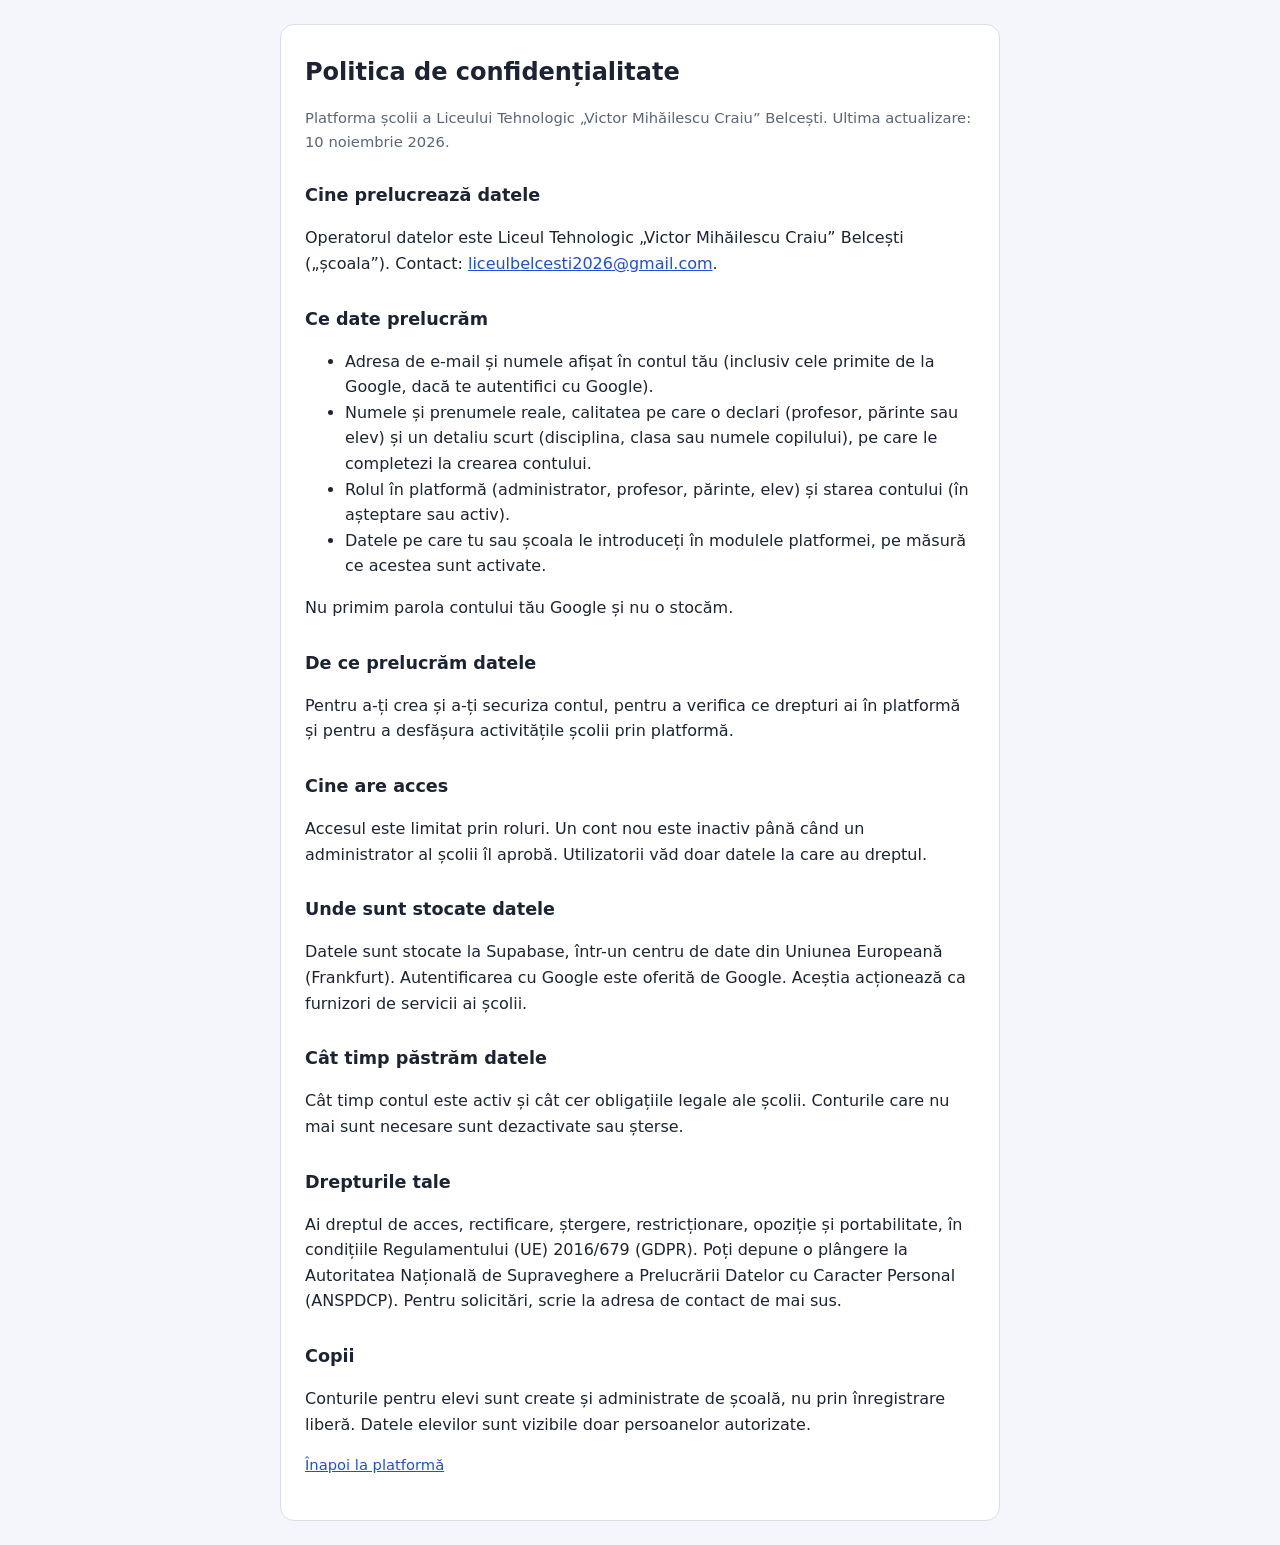
<file: confidentialitate.html>
<!DOCTYPE html>
<html lang="ro">
<head>
  <meta charset="UTF-8">
  <meta name="viewport" content="width=device-width, initial-scale=1">
  <title>Politica de confidențialitate</title>
  <style>
    :root { --bg:#f4f6fb; --card:#fff; --text:#1c2333; --muted:#5b6478; --accent:#1f4fd8; --line:#d9deea; }
    @media (prefers-color-scheme: dark) {
      :root { --bg:#12151d; --card:#1b2030; --text:#eef1f8; --muted:#9aa3b8; --accent:#6c8cff; --line:#2c3347; }
    }
    * { box-sizing: border-box; }
    body { margin:0; padding:24px 16px; background:var(--bg); color:var(--text);
           font:16px/1.6 system-ui, -apple-system, "Segoe UI", sans-serif; }
    main { max-width:720px; margin:0 auto; background:var(--card); border:1px solid var(--line);
           border-radius:14px; padding:28px 24px; }
    h1 { font-size:1.5rem; margin:0 0 4px; }
    h2 { font-size:1.1rem; margin:28px 0 6px; }
    p, li { color:var(--text); }
    .nota { color:var(--muted); font-size:.92rem; }
    a { color:var(--accent); }
  </style>
</head>
<body>
<main>
  <h1>Politica de confidențialitate</h1>
  <p class="nota">Platforma școlii a Liceului Tehnologic „Victor Mihăilescu Craiu” Belcești. Ultima actualizare: 10 noiembrie 2026.</p>

  <h2>Cine prelucrează datele</h2>
  <p>Operatorul datelor este Liceul Tehnologic „Victor Mihăilescu Craiu” Belcești („școala”). Contact: <a href="mailto:liceulbelcesti2026@gmail.com">liceulbelcesti2026@gmail.com</a>.</p>

  <h2>Ce date prelucrăm</h2>
  <ul>
    <li>Adresa de e-mail și numele afișat în contul tău (inclusiv cele primite de la Google, dacă te autentifici cu Google).</li>
    <li>Numele și prenumele reale, calitatea pe care o declari (profesor, părinte sau elev) și un detaliu scurt (disciplina, clasa sau numele copilului), pe care le completezi la crearea contului.</li>
    <li>Rolul în platformă (administrator, profesor, părinte, elev) și starea contului (în așteptare sau activ).</li>
    <li>Datele pe care tu sau școala le introduceți în modulele platformei, pe măsură ce acestea sunt activate.</li>
  </ul>
  <p>Nu primim parola contului tău Google și nu o stocăm.</p>

  <h2>De ce prelucrăm datele</h2>
  <p>Pentru a-ți crea și a-ți securiza contul, pentru a verifica ce drepturi ai în platformă și pentru a desfășura activitățile școlii prin platformă.</p>

  <h2>Cine are acces</h2>
  <p>Accesul este limitat prin roluri. Un cont nou este inactiv până când un administrator al școlii îl aprobă. Utilizatorii văd doar datele la care au dreptul.</p>

  <h2>Unde sunt stocate datele</h2>
  <p>Datele sunt stocate la Supabase, într-un centru de date din Uniunea Europeană (Frankfurt). Autentificarea cu Google este oferită de Google. Aceștia acționează ca furnizori de servicii ai școlii.</p>

  <h2>Cât timp păstrăm datele</h2>
  <p>Cât timp contul este activ și cât cer obligațiile legale ale școlii. Conturile care nu mai sunt necesare sunt dezactivate sau șterse.</p>

  <h2>Drepturile tale</h2>
  <p>Ai dreptul de acces, rectificare, ștergere, restricționare, opoziție și portabilitate, în condițiile Regulamentului (UE) 2016/679 (GDPR). Poți depune o plângere la Autoritatea Națională de Supraveghere a Prelucrării Datelor cu Caracter Personal (ANSPDCP). Pentru solicitări, scrie la adresa de contact de mai sus.</p>

  <h2>Copii</h2>
  <p>Conturile pentru elevi sunt create și administrate de școală, nu prin înregistrare liberă. Datele elevilor sunt vizibile doar persoanelor autorizate.</p>

  <p class="nota"><a href="./">Înapoi la platformă</a></p>
</main>
</body>
</html>
</file>
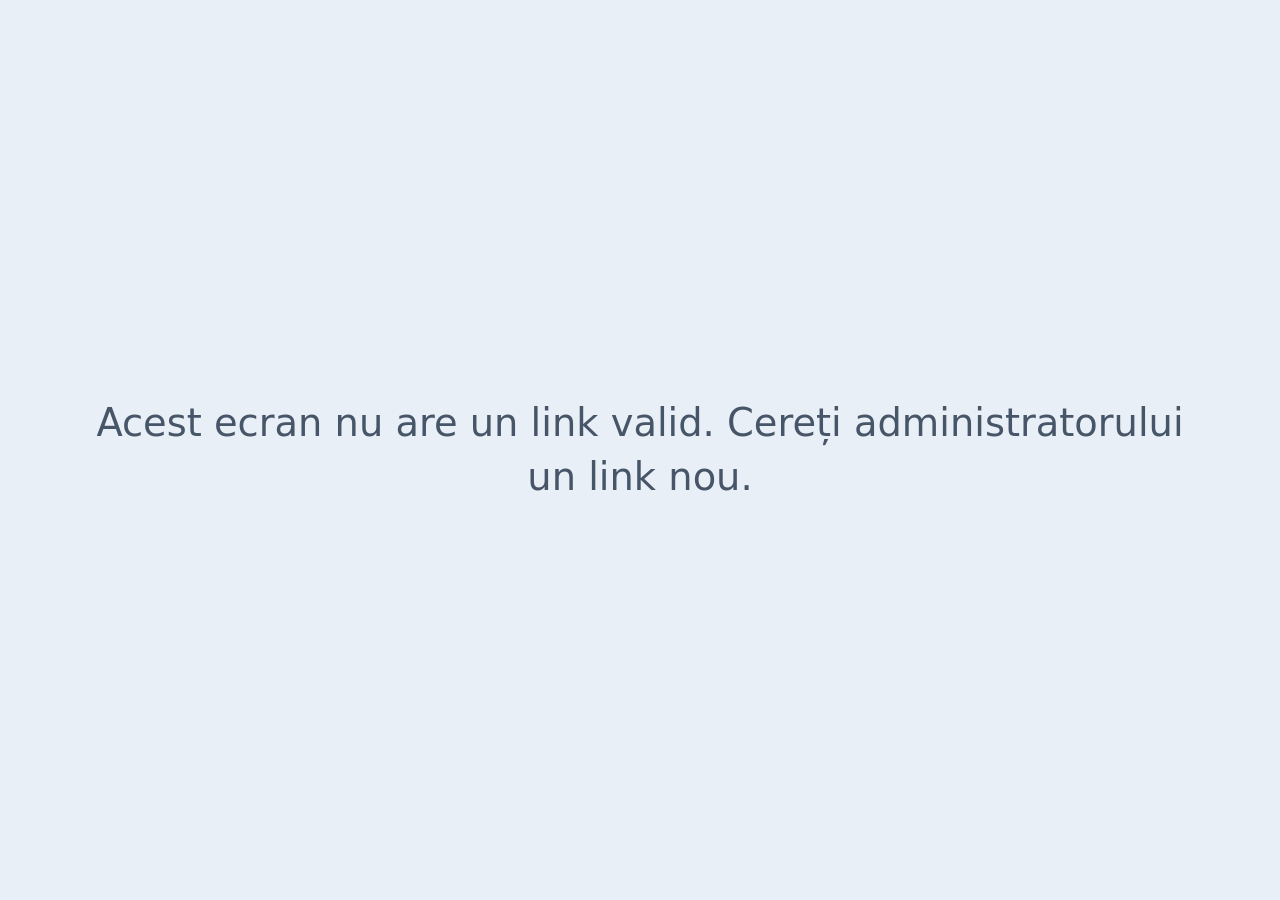
<file: ecran.html>
<!DOCTYPE html>
<html lang="ro">
<head>
<meta charset="utf-8">
<meta name="viewport" content="width=device-width, initial-scale=1">
<meta name="robots" content="noindex, nofollow">
<meta name="referrer" content="no-referrer">
<title>Ecran cancelarie</title>
<style>
  :root { --fond:#e9eff6; --card:#ffffff; --text:#0f172a; --estompat:#475569; --linie:#d3dce8; --alerta:#b91c1c; --acum:#16a34a; --urm:#f59e0b; --apoi:#2563eb; --trecut:#64748b; --anunt:#ea580c; }
  * { box-sizing: border-box; }
  html, body { margin:0; height:100%; background:var(--fond); color:var(--text); font-family: system-ui, -apple-system, "Segoe UI", Roboto, Arial, sans-serif; cursor:none; overflow:hidden; }
  .ecran { height:100vh; display:grid; grid-template-rows:auto minmax(0,1fr) auto; padding:2vh 1.8vw; gap:1.6vh; }
  .antet { display:flex; justify-content:space-between; align-items:center; gap:2vw; background:linear-gradient(90deg,#1e3a8a 0%,#2563eb 55%,#0d9488 100%); color:#fff; border-radius:1.2vw; padding:1.3vh 1.8vw; box-shadow:0 .5vh 1.2vh rgba(30,58,138,.25); }
  .antet .stanga { flex:1; min-width:0; }
  .antet .scoala { display:block; font-size:clamp(14px,1.6vw,30px); font-weight:600; opacity:.95; }
  .antet .ceas { font-size:clamp(30px,4.4vw,84px); font-weight:800; font-variant-numeric:tabular-nums; letter-spacing:.02em; line-height:1; text-shadow:0 .3vh .8vh rgba(0,0,0,.25); }
  .antet .sediu { font-size:clamp(20px,2.7vw,52px); font-weight:800; letter-spacing:.02em; background:rgba(255,255,255,.2); border-radius:1vw; padding:.3vh 1.4vw; white-space:nowrap; }
  .corp { display:grid; grid-template-columns:1.75fr 1fr; gap:1.8vw; min-height:0; }
  .corp.singur { grid-template-columns:1fr; }
  .serviciu { display:flex; flex-direction:column; gap:1.3vh; min-height:0; overflow:hidden; }
  .sectiune { font-size:clamp(15px,1.7vw,32px); font-weight:800; color:var(--estompat); text-transform:uppercase; letter-spacing:.08em; margin:0; }

  /* Banda cu starea pauzei */
  .banda { display:flex; align-items:center; justify-content:space-between; gap:1.5vw; border-radius:1.1vw; padding:1vh 1.6vw; color:#fff; background:var(--culoare); }
  .banda .stare-pauza { font-size:clamp(19px,2.3vw,44px); font-weight:800; text-transform:uppercase; letter-spacing:.03em; }
  .banda .ora-pauza { font-size:clamp(17px,2vw,38px); font-weight:700; background:rgba(255,255,255,.22); border-radius:.9vw; padding:.2vh 1.1vw; white-space:nowrap; }
  .c-acum { --culoare:var(--acum); } .c-urm { --culoare:var(--urm); } .c-apoi { --culoare:var(--apoi); } .c-trecut { --culoare:var(--trecut); }
  .c-urm .banda { color:#2a1800; } .c-urm .banda .ora-pauza { background:rgba(42,24,0,.13); }
  .mare { display:flex; flex-direction:column; gap:1.2vh; flex:1 1 auto; min-height:0; }
  .cartonase { display:grid; gap:1.2vw; align-items:stretch; flex:1 1 auto; min-height:0; grid-auto-rows:minmax(0,1fr); }

  /* Cartonașe pe corp */
  .carton { background:var(--card); border-radius:1.1vw; overflow:hidden; box-shadow:0 .4vh 1vh rgba(15,23,42,.12); border:.25vw solid var(--k); min-width:0; }
  .carton h3 { margin:0; padding:.8vh 1.2vw; background:var(--k); color:#fff; font-size:clamp(18px,2.1vw,40px); font-weight:800; text-transform:uppercase; letter-spacing:.05em; }
  .carton .continut { padding:1vh 1.2vw 1.2vh; display:flex; flex-direction:column; justify-content:center; gap:1.6vh; }
  .cartonase .carton { display:flex; flex-direction:column; }
  .cartonase .carton .continut { flex:1; }
  .k0 { --k:#2563eb; --kd:#dbeafe; } .k1 { --k:#7c3aed; --kd:#ede9fe; } .k2 { --k:#0d9488; --kd:#ccfbf1; } .k3 { --k:#db2777; --kd:#fce7f3; } .k4 { --k:#ea580c; --kd:#ffedd5; }
  .rand { display:flex; gap:.9vw; align-items:center; font-size:clamp(19px,2.15vw,41px); line-height:1.12; }
  .cartonase.medii .rand { font-size:clamp(21px,2.4vw,46px); }
  .corp.singur .cartonase.medii .rand { font-size:clamp(22px,2.9vw,56px); }
  .cartonase.mari .rand { font-size:clamp(22px,2.9vw,56px); }
  .corp.singur .cartonase.mari .rand { font-size:clamp(24px,3.5vw,68px); }
  .corp .cartonase.unul .rand { font-size:clamp(26px,3.9vw,76px); }
  .corp .cartonase.unul.medii .rand { font-size:clamp(24px,3.4vw,66px); }
  .corp.singur .cartonase.unul .rand { font-size:clamp(28px,4.4vw,84px); }
  .corp .cartonase.unul .rand .loc { font-size:.5em; }
  .rand .loc { flex:0 0 auto; min-width:4.2em; text-align:center; background:var(--kd); color:var(--k); border-radius:.7vw; padding:.15vh .7vw; font-size:.62em; font-weight:800; }
  .rand .loc.larg { min-width:7em; }
  .rand .nume { font-weight:700; min-width:0; }
  .rand .nota { display:block; color:var(--estompat); font-size:.55em; font-weight:500; line-height:1.2; }
  .rand .interval { color:var(--estompat); font-size:.58em; font-weight:500; margin-left:.6em; }
  .rand.lipsa { background:#fee2e2; border-radius:.7vw; padding:.4vh .8vw; margin:0 -.5vw; }
  .rand.lipsa .nume { color:var(--alerta); }
  .rand.lipsa .nota { color:#991b1b; }

  /* Banda de jos: au fost / urmează */
  .banda-jos { display:grid; grid-template-columns:repeat(var(--n,2),1fr); gap:1.2vw; }
  .mic { display:flex; background:var(--card); border-radius:.9vw; overflow:hidden; box-shadow:0 .3vh .8vh rgba(15,23,42,.1); border:.2vw solid var(--culoare); min-width:0; }
  .mic .cap { flex:0 0 auto; background:var(--culoare); color:#fff; padding:.5vh .9vw; display:flex; flex-direction:column; justify-content:center; gap:.1vh; min-width:10.5vw; }
  .mic.c-urm .cap { color:#2a1800; }
  .mic .cap .t { font-size:clamp(14px,1.5vw,28px); font-weight:800; text-transform:uppercase; letter-spacing:.03em; }
  .mic .cap .o { font-size:clamp(11px,1.1vw,21px); font-weight:700; line-height:1.15; }
  .mic .cont { flex:1; min-width:0; display:flex; flex-direction:column; justify-content:center; }
  .mic .corp-linie { padding:.3vh .9vw; font-size:clamp(12px,1.25vw,24px); line-height:1.2; border-top:1px solid var(--linie); }
  .mic .corp-linie:first-child { border-top:0; }
  .mic .corp-linie b { color:var(--estompat); text-transform:uppercase; letter-spacing:.04em; margin-right:.5em; font-size:.9em; }
  .mic .corp-linie .p { font-weight:700; }
  .mic.c-trecut .corp-linie .p { font-weight:500; color:var(--estompat); }
  .mic .corp-linie .n { color:var(--estompat); font-size:.85em; }
  .mic .corp-linie .lipsa { color:var(--alerta); font-weight:800; }
  .zi-et { align-self:flex-start; font-size:clamp(18px,2vw,38px); font-weight:800; color:#fff; background:#475569; border-radius:1vw; padding:.5vh 1.4vw; margin:0; }
  .gol { color:var(--estompat); font-size:clamp(18px,2vw,38px); font-weight:600; background:var(--card); border-radius:1.1vw; padding:2vh 1.6vw; box-shadow:0 .3vh .8vh rgba(15,23,42,.08); margin:0; }

  /* Învățători */
  .invatatori { margin-top:0; flex:0 0 auto; --k:#0369a1; --kd:#e0f2fe; }
  .invatatori .carton { border-color:var(--k); }
  .invatatori h3 { font-size:clamp(16px,1.8vw,34px); padding:.5vh 1.2vw; }
  .invatatori .continut { flex-direction:row; flex-wrap:wrap; justify-content:flex-start; align-items:center; gap:.8vh 2.4vw; padding:.9vh 1.2vw; }
  .invatatori .rand { font-size:clamp(17px,1.8vw,34px); }

  /* Anunțuri */
  .anunturi { display:flex; flex-direction:column; gap:1.6vh; min-height:0; overflow:hidden; }
  .anunturi .sectiune { color:var(--anunt); }
  .anunt { background:#fff7ed; border:.25vw solid var(--anunt); border-radius:1.1vw; padding:1.1vh 1.2vw 1.3vh; box-shadow:0 .4vh 1vh rgba(234,88,12,.2); flex:0 0 auto; }
  .anunt h3 { margin:0 0 .4vh; font-size:clamp(19px,2.05vw,39px); line-height:1.12; color:#7c2d12; }
  .anunt .data { display:inline-block; background:var(--anunt); color:#fff; border-radius:.7vw; padding:.1vh .8vw; font-size:clamp(13px,1.2vw,23px); font-weight:700; margin-bottom:.6vh; }
  .anunt p { margin:0; font-size:clamp(15px,1.55vw,30px); line-height:1.25; color:#431407; white-space:pre-line; display:-webkit-box; -webkit-line-clamp:3; -webkit-box-orient:vertical; overflow:hidden; }
  .antet-anunturi { display:flex; justify-content:space-between; align-items:center; }
  .pagina { background:var(--anunt); color:#fff; border-radius:.8vw; padding:.1vh 1vw; font-size:clamp(13px,1.3vw,25px); font-weight:700; }

  .mesaj { height:100vh; display:flex; align-items:center; justify-content:center; text-align:center; padding:6vw; font-size:clamp(20px,3vw,56px); color:var(--estompat); line-height:1.4; }
  .stare { display:block; font-size:clamp(11px,1vw,18px); font-weight:500; opacity:.8; margin-top:.3vh; }
  .stare.veche { color:#fecaca; opacity:1; font-weight:800; }
</style>
</head>
<body>
<div id="radacina"></div>
<script>
(function () {
  "use strict";
  var ADRESA = "https://wbaymyupnejkyltvfvam.supabase.co/functions/v1/ecran-cancelarie";
  var radacina = document.getElementById("radacina");
  var date = null, primitLa = 0, decalaj = 0, ultimaReusita = 0;

  // Linkul secret este în partea de după # (nu ajunge la server în adresă); se păstrează și în browser, ca ecranul să repornească singur
  function citesteToken() {
    var h = (location.hash || "").replace(/^#/, "").trim().toLowerCase();
    if (/^[0-9a-f]{48}$/.test(h)) { try { localStorage.setItem("ecran_t", h); } catch (e) {} return h; }
    try { var s = localStorage.getItem("ecran_t"); if (s && /^[0-9a-f]{48}$/.test(s)) return s; } catch (e) {}
    return "";
  }
  var token = citesteToken();

  function el(tag, cls, text) { var e = document.createElement(tag); if (cls) e.className = cls; if (text != null) e.textContent = text; return e; }
  function ora(m) { return String(Math.floor(m / 60)).padStart(2, "0") + ":" + String(m % 60).padStart(2, "0"); }
  function hm(m) { return Math.floor(m / 60) + ":" + String(m % 60).padStart(2, "0"); }
  var startPauza = function (k) { return 480 + (k - 1) * 60 + 50; }; // pauza k este între ora k și ora k+1, durează 10 minute

  function mesaj(text) { radacina.textContent = ""; radacina.appendChild(el("div", "mesaj", text)); }

  // minutul curent al zilei, după ceasul serverului (televizorul poate avea ceasul greșit)
  function minutAcum() {
    if (!date) return 0;
    var trecut = Math.floor((Date.now() - primitLa) / 60000);
    return Math.min(date.acum.minute + trecut, 24 * 60 - 1);
  }

  function numeCorp(r, sediu) {
    var c = r.corp || "";
    return c && c !== sediu && c !== r.zona && c !== "Corp unic" ? c : "";
  }

  var ZILE = ["duminică", "luni", "marți", "miercuri", "joi", "vineri", "sâmbătă"];
  function dataParti(iso) { var p = iso.split("-"); return { a: +p[0], l: +p[1], z: +p[2] }; }
  function zz(iso) { var p = dataParti(iso); return (p.z < 10 ? "0" : "") + p.z + "/" + (p.l < 10 ? "0" : "") + p.l + "/" + p.a; }
  function ziSapt(iso) { var p = dataParti(iso); return ZILE[new Date(Date.UTC(p.a, p.l - 1, p.z)).getUTCDay()]; }
  function plusUna(iso) { var p = dataParti(iso), t = new Date(Date.UTC(p.a, p.l - 1, p.z + 1)); return t.toISOString().slice(0, 10); }
  function majuscula(t) { return t.charAt(0).toUpperCase() + t.slice(1); }
  function etichetaZi(iso, azi) {
    return (iso === plusUna(azi) ? "mâine, " : "") + ziSapt(iso) + ", " + zz(iso);
  }

  function unice(v) { var o = []; for (var i = 0; i < v.length; i++) if (o.indexOf(v[i]) < 0) o.push(v[i]); return o; }
  function pauzeDin(randuri) {
    return unice(randuri.filter(function (r) { return r.pauza != null; }).map(function (r) { return r.pauza; })).sort(function (a, b) { return a - b; });
  }

  // Care pauză se arată: cea în desfășurare sau, dacă nu este pauză, următoarea
  function alegePauza(pauze, m) {
    for (var i = 0; i < pauze.length; i++) {
      var s = startPauza(pauze[i]);
      if (m < s + 10) return { i: i, k: pauze[i], acum: m >= s };
    }
    return null;
  }

  // Persoanele de serviciu dintr-o pauză, grupate pe corp
  function grupeDin(randuri, k, sediu) {
    var grupe = [], index = {};
    randuri.filter(function (r) { return r.pauza === k; }).forEach(function (r) {
      var c = numeCorp(r, sediu);
      var titluGrupa = c || (r.zona !== sediu ? r.zona : "");
      if (!(titluGrupa in index)) { index[titluGrupa] = { titlu: titluGrupa, persoane: [] }; grupe.push(index[titluGrupa]); }
      index[titluGrupa].persoane.push({ r: r, loc: c && r.zona !== c ? r.zona : "" });
    });
    return grupe;
  }
  var MAX_COLOANE = 3;
  var josNoduri = []; // cartonașele „Au fost” și „Urmează”, puse în banda de jos
  var orePauza = function (k) { return hm(startPauza(k)) + "–" + hm(startPauza(k) + 10); };

  function cartonGrupa(g, idx, sediu) {
    var c = el("div", "carton k" + (idx % 5));
    c.appendChild(el("h3", null, g.titlu || sediu));
    var cont = el("div", "continut");
    var cuLoc = g.persoane.some(function (y) { return y.loc; });
    g.persoane.forEach(function (x) {
      var r = x.r;
      var rand = el("div", "rand" + (r.neacoperit ? " lipsa" : ""));
      if (cuLoc) rand.appendChild(el("span", "loc", x.loc));
      var n = el("span", "nume", r.neacoperit ? "Nepreluat" : r.persoana);
      if (r.nota) n.appendChild(el("span", "nota", r.nota));
      rand.appendChild(n);
      cont.appendChild(rand);
    });
    c.appendChild(cont);
    return c;
  }

  // Pauza principală: bandă colorată cu starea, apoi un cartonaș pe corp
  function blocMare(randuri, k, sediu, text, culoare) {
    var bloc = el("div", "mare " + culoare);
    var banda = el("div", "banda");
    banda.appendChild(el("span", "stare-pauza", text));
    banda.appendChild(el("span", "ora-pauza", "Pauza " + k + "–" + (k + 1) + " · " + orePauza(k)));
    bloc.appendChild(banda);
    var grupe = grupeDin(randuri, k, sediu);
    var maxP = 0; grupe.forEach(function (g) { if (g.persoane.length > maxP) maxP = g.persoane.length; });
    var cart = el("div", "cartonase " + (maxP <= 2 ? "mari" : maxP === 3 ? "medii" : "") + (grupe.length === 1 ? " unul" : ""));
    cart.style.gridTemplateColumns = "repeat(" + Math.max(1, Math.min(grupe.length, MAX_COLOANE)) + ", 1fr)";
    grupe.forEach(function (g, i) { cart.appendChild(cartonGrupa(g, i, sediu)); });
    bloc.appendChild(cart);
    return bloc;
  }

  // Cartonaș mic, pe o linie pe corp: pauza trecută sau cea de după
  function blocMic(randuri, k, sediu, text, culoare) {
    var bloc = el("div", "mic " + culoare);
    var cap = el("div", "cap");
    cap.appendChild(el("span", "t", text));
    cap.appendChild(el("span", "o", "pauza " + k + "–" + (k + 1)));
    cap.appendChild(el("span", "o", orePauza(k)));
    bloc.appendChild(cap);
    var cont = el("div", "cont");
    grupeDin(randuri, k, sediu).forEach(function (g) {
      var linie = el("div", "corp-linie");
      if (g.titlu) linie.appendChild(el("b", null, g.titlu));
      g.persoane.forEach(function (x, i) {
        if (i) linie.appendChild(document.createTextNode(" · "));
        var r = x.r;
        var s = el("span", r.neacoperit ? "p lipsa" : "p", (x.loc ? x.loc + " " : "") + (r.neacoperit ? "Nepreluat" : r.persoana));
        linie.appendChild(s);
        if (r.nota) linie.appendChild(el("span", "n", " (" + r.nota + ")"));
      });
      cont.appendChild(linie);
    });
    bloc.appendChild(cont);
    return bloc;
  }

  // Sus: pauza de acum (sau următoarea); jos: pauza care a fost și cea care urmează
  function arataPauze(p, randuri, sediu, m, et, cuTrecut, faraJos) {
    var pauze = pauzeDin(randuri);
    var ales = alegePauza(pauze, m);
    if (!ales) return false;
    p.appendChild(blocMare(randuri, ales.k, sediu, ales.acum ? et.acum : et.urm, ales.acum ? "c-acum" : "c-urm"));
    if (faraJos) return true;
    if (cuTrecut && ales.i > 0) josNoduri.push(blocMic(randuri, pauze[ales.i - 1], sediu, "Au fost", "c-trecut"));
    if (ales.i + 1 < pauze.length) josNoduri.push(blocMic(randuri, pauze[ales.i + 1], sediu, "Urmează", ales.acum ? "c-urm" : "c-apoi"));
    return true;
  }

  function panouServiciu(d, m) {
    var p = el("div", "serviciu");
    p.appendChild(el("h2", "sectiune", "Serviciul pe școală"));
    var randuri = d.serviciu || [];
    var invatatori = randuri.filter(function (r) { return r.pauza == null; });
    var arata = d.zi.scoala && arataPauze(p, randuri, d.sediu, m, { acum: "Acum de serviciu", urm: "Următoarea pauză" }, true);
    if (!arata) {
      var cuPauze = d.zi.scoala && pauzeDin(randuri).length > 0;
      var mesajAzi = !d.zi.scoala ? "Azi nu sunt cursuri" + (d.zi.titlu ? " (" + d.zi.titlu + ")" : "") + "."
        : cuPauze ? "Serviciul din pauze s-a încheiat pentru azi."
        : invatatori.length ? "" : "Nu este serviciu programat azi.";
      if (cuPauze && !d.maine) { var ult = pauzeDin(randuri); var ku = ult[ult.length - 1]; josNoduri.push(blocMic(randuri, ku, d.sediu, "Au fost", "c-trecut")); }
      if (mesajAzi) p.appendChild(el("p", "gol", mesajAzi));
      // serviciul primei zile următoare cu serviciu programat
      if (d.maine) {
        p.appendChild(el("p", "zi-et", "Serviciul de " + etichetaZi(d.maine.data, d.acum.data)));
        arataPauze(p, d.maine.serviciu, d.sediu, 0, { acum: "Prima pauză", urm: "Prima pauză" }, false, true);
      }
    }
    if (invatatori.length && d.zi.scoala) {
      var b2 = el("div", "invatatori");
      var carton = el("div", "carton");
      carton.appendChild(el("h3", null, "Învățători"));
      var cont = el("div", "continut");
      ["dimineata", "dupa_amiaza"].forEach(function (sc) {
        var ale = invatatori.filter(function (r) { return r.schimb === sc; });
        if (!ale.length) return;
        var rand = el("div", "rand");
        rand.appendChild(el("span", "loc larg", sc === "dimineata" ? "Dimineața" : "După-amiaza"));
        var n = el("span", "nume", ale.map(function (r) { return r.neacoperit ? "Nepreluat" : r.persoana; }).join(", "));
        if (ale[0].ore_interval) n.appendChild(el("span", "interval", ale[0].ore_interval));
        rand.appendChild(n);
        cont.appendChild(rand);
      });
      carton.appendChild(cont);
      b2.appendChild(carton);
      p.appendChild(b2);
    }
    return p;
  }

  var PE_PAGINA = 3, SECUNDE_PAGINA = 15;
  function dataAnunt(t) {
    try { return new Date(t).toLocaleDateString("en-GB", { timeZone: "Europe/Bucharest", day: "2-digit", month: "2-digit", year: "numeric" }); } catch (e) { return ""; }
  }

  function panouAnunturi(d) {
    var an = d.anunturi || [];
    var p = el("div", "anunturi");
    var capAn = el("div", "antet-anunturi");
    capAn.appendChild(el("h2", "sectiune", "Anunțuri importante"));
    p.appendChild(capAn);
    var pagini = Math.ceil(an.length / PE_PAGINA);
    var pag = pagini > 1 ? Math.floor(Date.now() / (SECUNDE_PAGINA * 1000)) % pagini : 0;
    if (pagini > 1) capAn.appendChild(el("div", "pagina", (pag + 1) + " / " + pagini));
    an.slice(pag * PE_PAGINA, pag * PE_PAGINA + PE_PAGINA).forEach(function (a) {
      var b = el("div", "anunt");
      b.appendChild(el("h3", null, a.titlu));
      var dt = a.creat_la ? dataAnunt(a.creat_la) : "";
      if (dt) b.appendChild(el("span", "data", dt));
      if (a.continut) b.appendChild(el("p", null, a.continut));
      p.appendChild(b);
    });
    return p;
  }

  function deseneaza() {
    if (!date) return;
    var m = minutAcum();
    radacina.textContent = "";
    var e = el("div", "ecran");
    var ant = el("div", "antet");
    var stanga = el("div", "stanga");
    stanga.appendChild(el("span", "scoala", "Liceul Tehnologic „Victor Mihăilescu Craiu” Belcești"));
    var veche = Date.now() - ultimaReusita > 5 * 60000;
    // ora actualizării este ora serverului din momentul citirii
    stanga.appendChild(el("span", "stare" + (veche ? " veche" : ""), "Actualizat la " + hm(date.acum.minute) + (veche ? " · fără conexiune" : "")));
    ant.appendChild(stanga);
    var ceas = el("span", "ceas", ora(m)); ceas.id = "ceas";
    ant.appendChild(ceas);
    ant.appendChild(el("span", "sediu", date.ecran && date.ecran !== date.sediu ? date.sediu + " · " + date.ecran : date.sediu));
    e.appendChild(ant);
    var cuAnunturi = (date.anunturi || []).length > 0;
    MAX_COLOANE = cuAnunturi ? 2 : 3;
    var corp = el("div", "corp" + (cuAnunturi ? "" : " singur"));
    josNoduri = [];
    corp.appendChild(panouServiciu(date, m));
    if (cuAnunturi) corp.appendChild(panouAnunturi(date));
    e.appendChild(corp);
    if (josNoduri.length) {
      var jos = el("div", "banda-jos");
      jos.style.setProperty("--n", String(josNoduri.length));
      josNoduri.forEach(function (n) { jos.appendChild(n); });
      e.appendChild(jos);
    }
    radacina.appendChild(e);
  }

  function incarca() {
    if (!token) { mesaj("Acest ecran nu are un link valid. Cereți administratorului un link nou."); return; }
    fetch(ADRESA, { method: "POST", headers: { "Content-Type": "application/json" }, body: JSON.stringify({ t: token }), cache: "no-store" })
      .then(function (r) { return r.json().then(function (j) { return { s: r.status, j: j }; }); })
      .then(function (x) {
        if (x.s === 401) { date = null; try { localStorage.removeItem("ecran_t"); } catch (e) {} mesaj("Linkul acestui ecran nu mai este valid. Cereți administratorului un link nou."); token = ""; return; }
        if (x.s !== 200 || !x.j || !x.j.sediu) return;
        date = x.j; primitLa = Date.now(); ultimaReusita = primitLa;
        deseneaza();
      })
      .catch(function () { if (date) deseneaza(); else mesaj("Se încearcă conectarea…"); });
  }

  // Ecranul nu se stinge
  function nuStinge() { try { if (navigator.wakeLock) navigator.wakeLock.request("screen").catch(function () {}); } catch (e) {} }
  document.addEventListener("visibilitychange", function () { if (!document.hidden) { nuStinge(); incarca(); } });

  mesaj("Se încarcă…");
  nuStinge();
  incarca();
  setInterval(incarca, 60 * 1000);                    // date noi în fiecare minut
  setInterval(function () { if (date) deseneaza(); }, 15 * 1000); // pauza curentă se schimbă singură
  setInterval(function () { var c = document.getElementById("ceas"); if (c && date) c.textContent = ora(minutAcum()); }, 5 * 1000); // ceasul, după ora serverului
})();
</script>
</body>
</html>
</file>
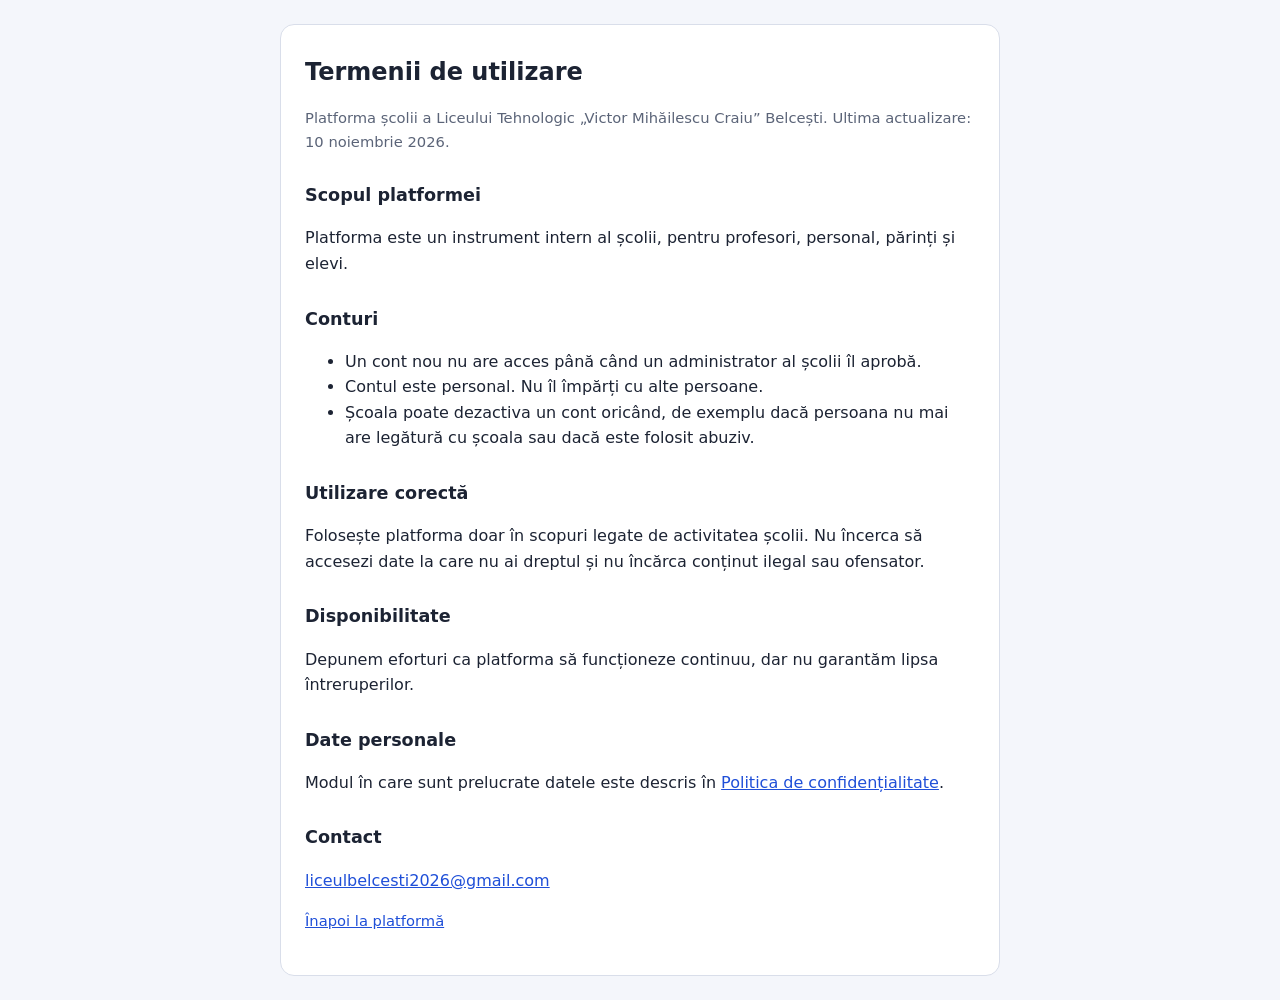
<file: termeni.html>
<!DOCTYPE html>
<html lang="ro">
<head>
  <meta charset="UTF-8">
  <meta name="viewport" content="width=device-width, initial-scale=1">
  <title>Termenii de utilizare</title>
  <style>
    :root { --bg:#f4f6fb; --card:#fff; --text:#1c2333; --muted:#5b6478; --accent:#1f4fd8; --line:#d9deea; }
    @media (prefers-color-scheme: dark) {
      :root { --bg:#12151d; --card:#1b2030; --text:#eef1f8; --muted:#9aa3b8; --accent:#6c8cff; --line:#2c3347; }
    }
    * { box-sizing: border-box; }
    body { margin:0; padding:24px 16px; background:var(--bg); color:var(--text);
           font:16px/1.6 system-ui, -apple-system, "Segoe UI", sans-serif; }
    main { max-width:720px; margin:0 auto; background:var(--card); border:1px solid var(--line);
           border-radius:14px; padding:28px 24px; }
    h1 { font-size:1.5rem; margin:0 0 4px; }
    h2 { font-size:1.1rem; margin:28px 0 6px; }
    p, li { color:var(--text); }
    .nota { color:var(--muted); font-size:.92rem; }
    a { color:var(--accent); }
  </style>
</head>
<body>
<main>
  <h1>Termenii de utilizare</h1>
  <p class="nota">Platforma școlii a Liceului Tehnologic „Victor Mihăilescu Craiu” Belcești. Ultima actualizare: 10 noiembrie 2026.</p>

  <h2>Scopul platformei</h2>
  <p>Platforma este un instrument intern al școlii, pentru profesori, personal, părinți și elevi.</p>

  <h2>Conturi</h2>
  <ul>
    <li>Un cont nou nu are acces până când un administrator al școlii îl aprobă.</li>
    <li>Contul este personal. Nu îl împărți cu alte persoane.</li>
    <li>Școala poate dezactiva un cont oricând, de exemplu dacă persoana nu mai are legătură cu școala sau dacă este folosit abuziv.</li>
  </ul>

  <h2>Utilizare corectă</h2>
  <p>Folosește platforma doar în scopuri legate de activitatea școlii. Nu încerca să accesezi date la care nu ai dreptul și nu încărca conținut ilegal sau ofensator.</p>

  <h2>Disponibilitate</h2>
  <p>Depunem eforturi ca platforma să funcționeze continuu, dar nu garantăm lipsa întreruperilor.</p>

  <h2>Date personale</h2>
  <p>Modul în care sunt prelucrate datele este descris în <a href="confidentialitate.html">Politica de confidențialitate</a>.</p>

  <h2>Contact</h2>
  <p><a href="mailto:liceulbelcesti2026@gmail.com">liceulbelcesti2026@gmail.com</a></p>

  <p class="nota"><a href="./">Înapoi la platformă</a></p>
</main>
</body>
</html>
</file>
